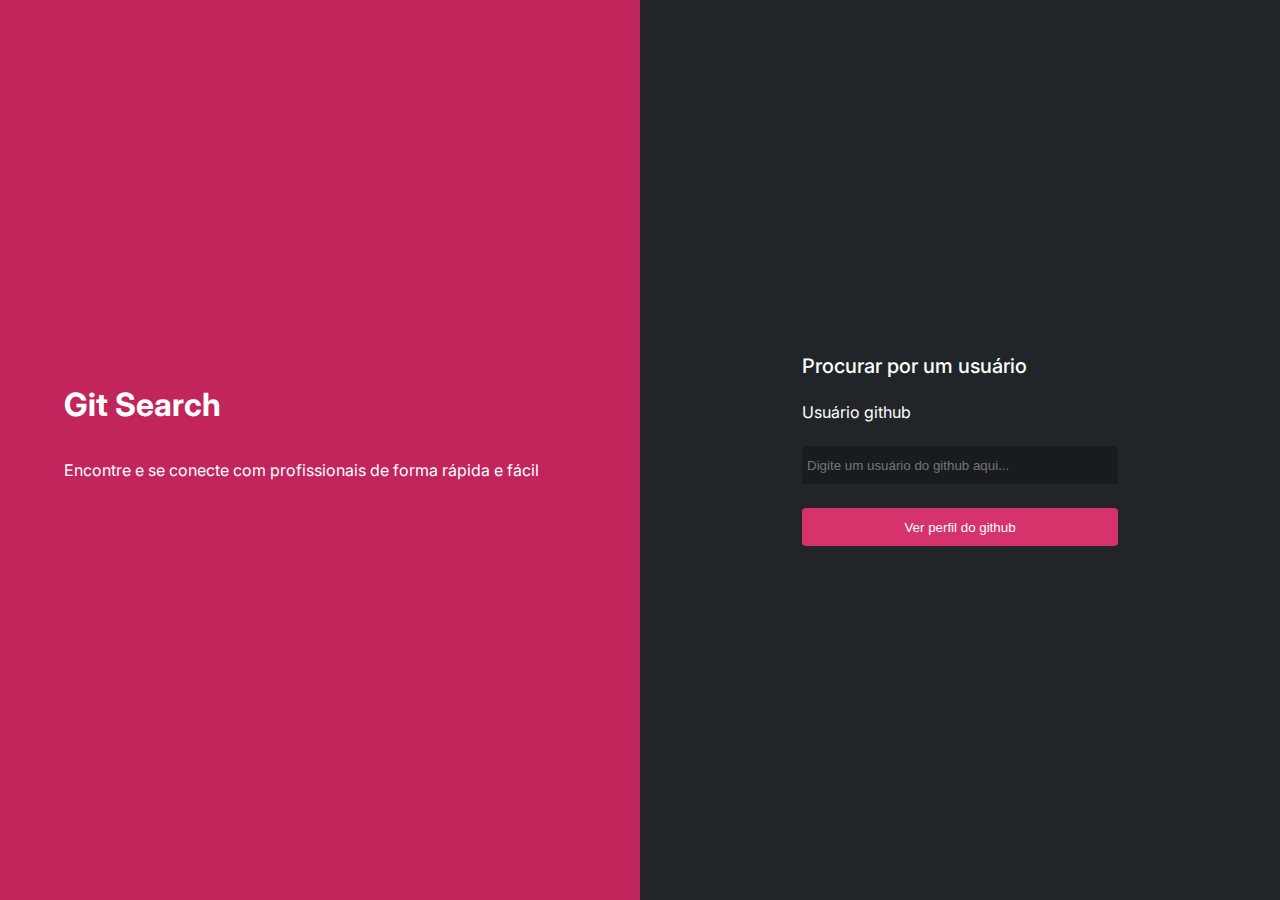
<file: index.html>
<!DOCTYPE html>
<html lang="pt-br">

<head>
    <meta charset="UTF-8">
    <meta http-equiv="X-UA-Compatible" content="IE=edge">
    <meta name="viewport" content="width=device-width, initial-scale=1.0">
    <link rel="stylesheet" href="./src/styles/globalStyles.css">
    <link rel="stylesheet" href="./src/styles/index.css">
    <title>Git Search</title>
</head>

<body>
    <main class="main__esquerda">
        <section class="section__esquerda">
            <div class="container__esquerdo">
                <h1 class="h1__container__esquerdo">Git Search</h1>
                <p class="p__container__esquerdo">Encontre e se conecte com profissionais de forma rápida e fácil</p>
            </div>
        </section>
    </main>

    <main class="main__direita">
        <section class="section __direita">
            <div class="container__direito">
                <h2 class="h2__container__direito">Procurar por um usuário</h2>
                <form class="form">
                    <label for="usuario__github">Usuário github</label>
                    <input type="text" id="usuario__github" placeholder="Digite um usuário do github aqui..."
                        required="true">
                    <button class="button__section__direita">Ver perfil do github</button>
                </form>
            </div>
        </section>
    </main>

    <script type="module" src="./src/scripts/index.js"></script>

</body>

</html>
</file>
<file: src/styles/globalStyles.css>
:root {
  --color-brand-1: #c2255c;
  --color-brand-2: #d6336c;
  --color-grey-1: #191c1f;
  --color-grey-2: #212529;
  --color-grey-3: #33363a;
  --color-grey-4: #373b3e;
  --color-grey-6: #a6a8a9;
  --color-grey-7: #ffffff;
  --color-alert: #c22554;
  --font-primary: "Inter", sans-serif;
}
</file>
<file: src/styles/index.css>
@import url('https://fonts.googleapis.com/css2?family=Inter:wght@400;500;600;700&display=swap');

* {
    margin: 0;
    padding: 0;
    box-sizing: border-box;
}

body {
    display: flex;
    font-family: 'Inter', sans-serif;
}

.main__esquerda {
    display: flex;
    justify-content: center;
    align-items: center;
    flex-direction: column;
    width: 50%;
    height: 100vh;
    background-color: var(--color-brand-1);
}

.container__esquerdo {
    display: flex;
    justify-content: center;
    align-items: flex-start;
    flex-direction: column;
    width: 512px;
}

.h1__container__esquerdo {
    margin-bottom: 36px;
    color: var(--color-grey-7);
}

.p__container__esquerdo {
    margin-bottom: 36px;
    color: var(--color-grey-7);
}

.div__main__esquerda {
    display: flex;
    align-items: center;
    justify-content: center;
}

.p2__container__esquerdo {
    color: var(--color-grey-7);
}

.ul__container__esquerdo {
    display: flex;
    gap: 16px;
    list-style: none;
}


.main__direita {
    display: flex;
    justify-content: center;
    align-items: center;
    flex-direction: column;
    width: 50%;
    height: 100vh;
    background-color: var(--color-grey-2);
}

.section__direita {
    display: flex;
    justify-content: center;
    align-items: center;
    width: 50%;
    height: 100vh;
    background-color: var(--color-grey-2);
}

.container__direito {
    display: flex;
    flex-direction: column;
    justify-content: center;
    gap: 24px;
}

.h2__container__direito {
    color: var(--color-grey-7);
    font-size: 20px;
    font-weight: 500;

}

.form {
    display: flex;
    flex-direction: column;
    gap: 24px;
}

.form label {
    color: var(--color-grey-7);
}

#usuario__github {
    width: 316px;
    height: 38px;
    border-radius: 4px;
    border: none;
    padding: 5px;
    background-color: var(--color-grey-1);
    color: var(--color-grey-7);
}

.button__section__direita {
    width: 316px;
    height: 2.375rem;
    border-radius: 4px;
    border: none;
    padding: 10px 93px 10px 93px;
    background-color: var(--color-brand-2);
    color: var(--color-grey-7);
    cursor: pointer;
}
</file>
